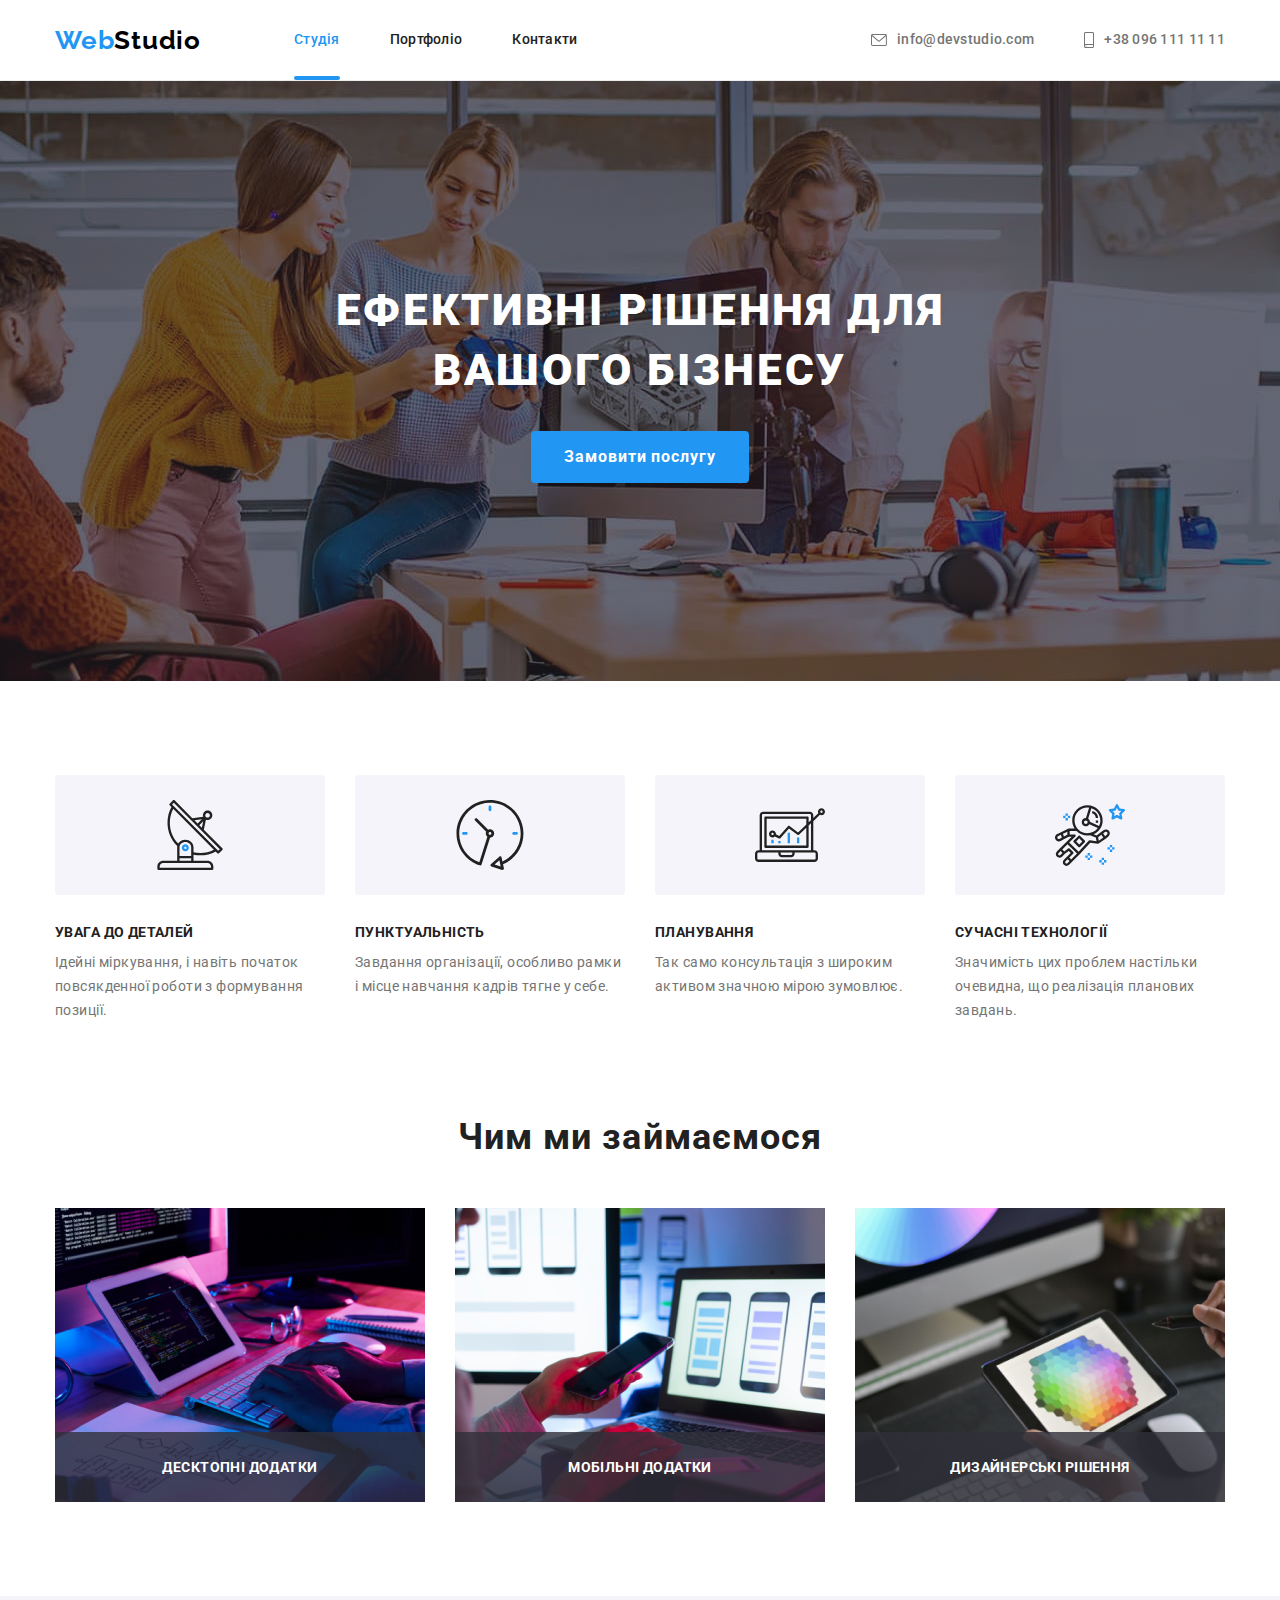
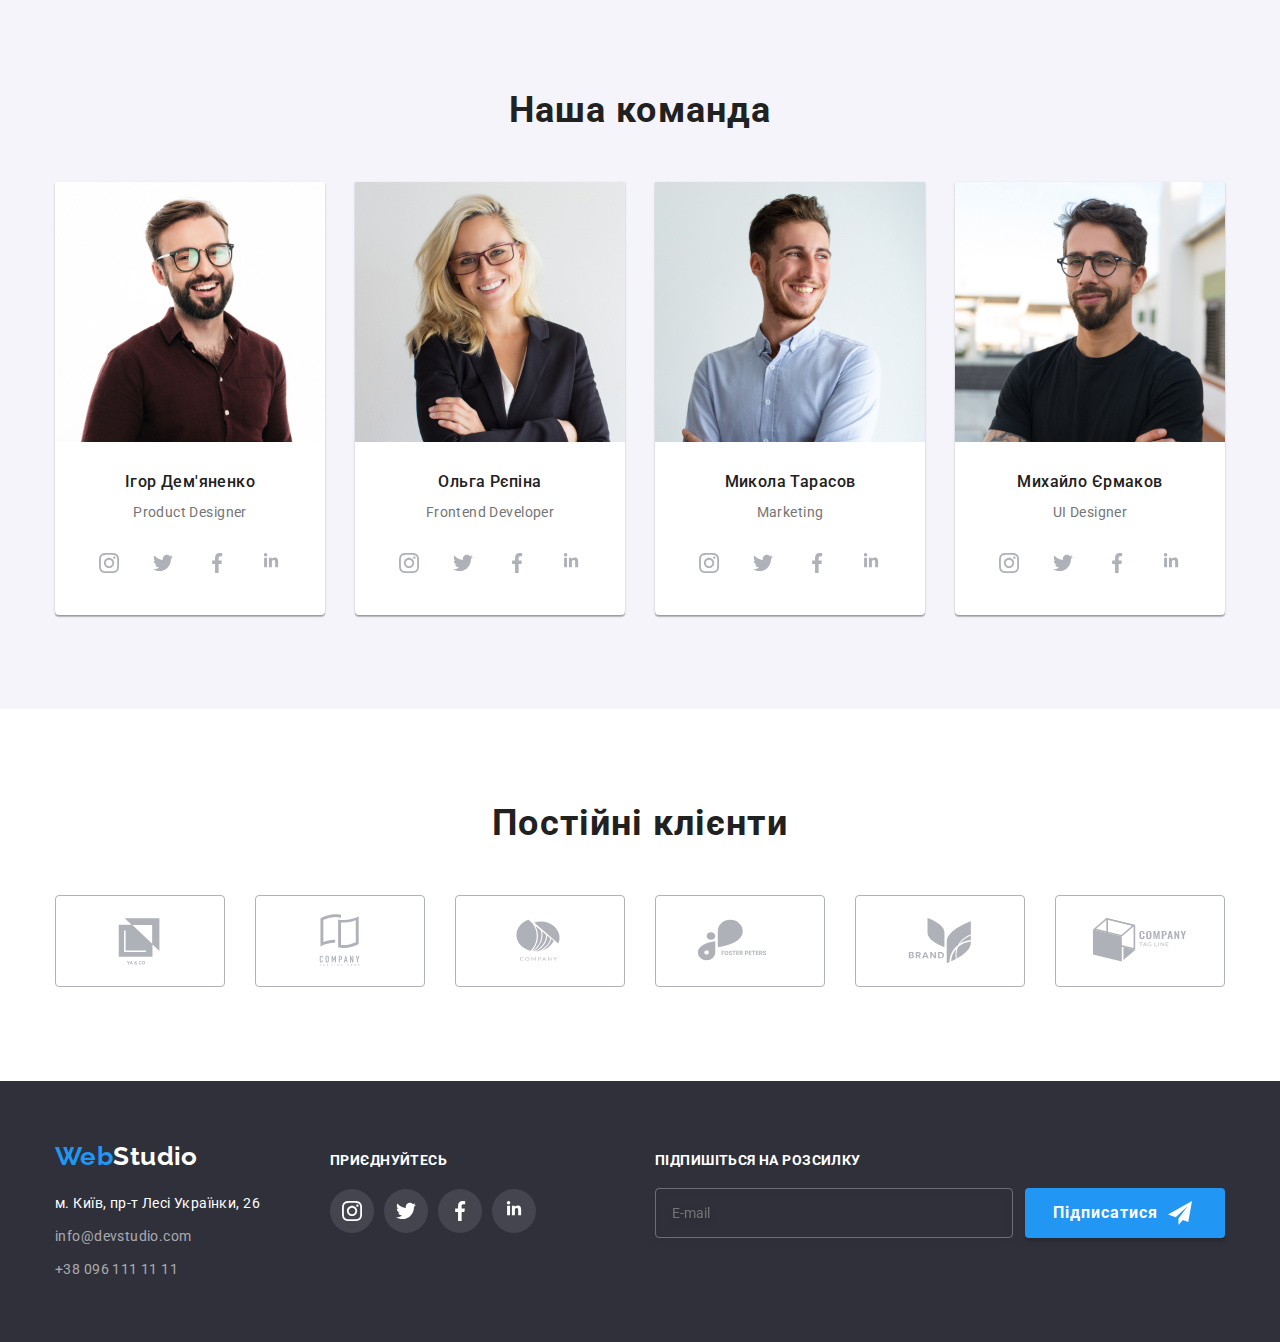
<file: index.html>
<!DOCTYPE html>
<html lang="uk">
<head>
    <meta charset="UTF-8">
    <meta http-equiv="X-UA-Compatible" content="IE=edge">
    <meta name="viewport" content="width=device-width, initial-scale=1.0">
    <title>WebStudio</title>
    <link href="https://fonts.googleapis.com/css2?family=Raleway:wght@700&family=Roboto:wght@400;500;700;900&display=swap" rel="stylesheet">
    <link rel="stylesheet" href="https://cdnjs.cloudflare.com/ajax/libs/modern-normalize/1.1.0/modern-normalize.min.css">
    <link rel="stylesheet" href="./css/main.min.css">
</head>
<body>

    <header class="header-page">
        <div class="container main-nav">
            <nav class="nav">
                <a href="./" class="logo">
                <span class="web">Web</span>Studio
                </a>
                
                <ul class="site-nav list">
                    <li class="site-nav__item">
                        <a href="./" class="site-nav__link site-nav__link--current">Студія</a>
                    </li>
                    <li class="site-nav__item">
                        <a href="./portfolio.html" class="site-nav__link">Портфоліо</a>
                    </li>
                    <li class="site-nav__item">
                        <a href="" class="site-nav__link">Контакти</a>
                    </li>
                </ul>
            </nav>

            <ul class="contacts list">
                <li class="contacts__item">
                    <a href="mailto:info@devstudio.com" class="contacts__link">
                        <svg class="contacts__icon" width="16" height="12">
                            <use href="./images/icons.svg#mail"></use>
                        </svg>info@devstudio.com</a></li>
                <li class="contacts__item"><a href="tel:+380961111111" class="contacts__link">
                    <svg class="contacts__icon" width="10" height="16">
                        <use href="./images/icons.svg#phone"></use>
                    </svg>+38 096 111 11 11</a></li>
            </ul>
            
        </div>
    </header>
    <main>
        <!--hero section-->
        <section class="hero section">
            <h1 class="hero-title">Ефективні рішення для вашого бізнесу</h1>
            <button type="button" class="button" data-modal-open>Замовити послугу</button>
            <div class="backdrop is-hidden" data-modal>
                <div class="modal">
                    <button class="close-modal" data-modal-close>
                        <svg width="11" height="11">
                        <use href="./images/icons.svg#close"></use>
                        </svg>
                    </button>
                   
                    <form class="form">
                        <p class="modal-text">Залиште свої дані, ми вам передзвонимо</p>
                        <div class="form-field">
                            <label class="form-label" for="name">Ім'я</label>
                            <input type="text" class="form-input" name="name" id="name" placeholder=" " required>
                                <svg class="form-icon" width="18" height="18">
                                    <use href="./images/icons.svg#icon-name"></use> 
                                </svg>
                        </div>
                        
                        <div class="form-field">
                            <label class="form-label" for="tel">Телефон</label>
                                <input type="tel" class="form-input" name="tel" id="tel" placeholder="099XXXXXXX" pattern="[0-9]{10}" required>
                                <svg class="form-icon" width="18" height="18">
                                    <use href="./images/icons.svg#icon-phone"></use> 
                                </svg>
                        </div>
                        <div class="form-field">
                            <label class="form-label" for="mail">Пошта</label>
                              <input type="email" class="form-input" name="mail" id="mail" placeholder=" " required>
                                <svg class="form-icon" width="18" height="18">
                                    <use href="./images/icons.svg#icon-email"></use> 
                                </svg> 
                        </div>
                        <div class="form-field">
                            <label class="form-label" for="comment">Коментар</label>
                            <textarea name="comment" rows="10" id="comment" placeholder="Введіть текст"></textarea>
                        </div>
                        <div class="form-field-check">
                            <label class="policy-label" for="check">
                                <input class="form-checkbox" type="checkbox" name="check" id="check" required>
                                <span class="icon-checked"></span>
                                Погоджуюся з розсилкою та приймаю <a href="#" class="form-link"> Умови договору</a>
                            </label>
                        </div>
                        <button type="submit" class="send">Відправити</button>                
                    </form>
                   
                </div> 
            </div>
            
        </section>
        <!-- section benefits -->
        <section class="section-benefits section">
            <div class="container">
                <h2 class="visually-hidden">Наші переваги</h2>
                <ul class="benefits list">
                    <li class="benefits__item">
                        <div class="benefits__icon">
                            <svg width="70" height="70">
                               <use href="./images/icons.svg#detail"></use> 
                            </svg>      
                        </div>
                        <h3 class="benefits__title">Увага до деталей</h3>
                        <p class="benefits__text">Ідейні міркування, і навіть початок повсякденної роботи з формування позиції.</p>
                    </li>
                    <li class="benefits__item">
                        <div class="benefits__icon">
                            <svg width="70" height="70">
                               <use href="./images/icons.svg#punctuality"></use> 
                            </svg>      
                        </div>
                        <h3 class="benefits__title">Пунктуальність</h3>
                        <p class="benefits__text">Завдання організації, особливо рамки і місце навчання кадрів тягне у себе.</p>
                    </li>
                    <li class="benefits__item">
                        <div class="benefits__icon">
                            <svg width="70" height="70">
                               <use href="./images/icons.svg#plan"></use> 
                            </svg>      
                        </div>
                        <h3 class="benefits__title">Планування</h3>
                        <p class="benefits__text">Так само консультація з широким активом значною мірою зумовлює.</p>
                    </li>
                    <li class="benefits__item">
                        <div class="benefits__icon">
                            <svg width="70" height="70">
                               <use href="./images/icons.svg#technology"></use> 
                            </svg>      
                        </div>
                        <h3 class="benefits__title">Сучасні технології</h3>
                        <p class="benefits__text">Значимість цих проблем настільки очевидна, що реалізація планових завдань.</p>
                    </li>
               </ul>
            </div>
        </section>
    
        <section class="projects section">
            <div class="container">
            <h2 class="projects-title">Чим ми займаємося</h2>
                <ul class="projects-list list">
                   <li class="projects-list__item">
                      <div class="projects-list__thumb">
                          <img class="projects-list__image" src="./images/desktop_apps.jpg" alt="Десктопні застосунки" width="370">
                          <p class="projects-list__label">десктопні додатки</p>
                      </div>
                  </li>
                   <li class="projects-list__item">
                      <div class="projects-list__thumb">
                          <img class="projects-list__image" src="./images/mobile_app.jpg" alt="Мобільні застосунки" width="370">
                          <p class="projects-list__label">мобільні додатки</p>
                      </div>
                   </li>
                   <li class="projects-list__item">
                      <div class="projects-list__thumb">
                          <img class="projects-list__image" src="./images/design.jpg" alt="Дизайнерські рішення" width="370">
                          <p class="projects-list__label">дизайнерські рішення</p>
                      </div>
                    </li>
                </ul>
            </div>
        </section>
        <!-- section team -->
        <section class="section-team section">
            <div class="container">
                <h2 class="team-title">Наша команда</h2>
                <ul class="team-list list">
                    <li class="team-list__item">
                       <img class="team-list__image" src="./images/idemyanenko.jpg" alt="Ігор Дем'яненко" width="270"> 
                       <div>
                         <h3 class="team-list__title">Ігор Дем'яненко</h3>
                         <p class="team-list__text">Product Designer</p>
                         <ul class="social-list list">
                            <li><a class="social-list__link" href="https://www.instagram.com/" target="_blank">
                                <svg width="20" height="20">
                                    <use href="./images/icons.svg#istagram"></use>
                                </svg></a>
                            </li>
                            <li><a class="social-list__link" href="https://twitter.com/" target="_blank">
                                <svg width="20" height="20">
                                    <use href="./images/icons.svg#twitter"></use>
                                </svg></a>
                            </li>
                            <li><a class="social-list__link" href="https://facebook.com/" target="_blank">
                                <svg width="20" height="20">
                                    <use href="./images/icons.svg#fb"></use>
                                </svg></a>
                            </li>
                            <li><a class="social-list__link" href="https://www.linkedin.com/" target="_blank">
                                <svg width="20" height="20">
                                    <use href="./images/icons.svg#linkedin"></use>
                                </svg></a>
                            </li>
                         </ul>
                       </div>
                    </li>
                    <li class="team-list__item">
                        <img class="team-list__image" src="./images/orepina.jpg" alt="Ольга Рєпіна" width="270"> 
                        <div>
                          <h3 class="team-list__title">Ольга Рєпіна</h3>
                          <p class="team-list__text">Frontend Developer</p>
                          <ul class="social-list list">
                             <li><a class="social-list__link" href="https://www.instagram.com/" target="_blank">
                                 <svg width="20" height="20">
                                     <use href="./images/icons.svg#istagram"></use>
                                 </svg></a>
                             </li>
                             <li><a class="social-list__link" href="https://twitter.com/" target="_blank">
                                 <svg width="20" height="20">
                                     <use href="./images/icons.svg#twitter"></use>
                                 </svg></a>
                             </li>
                             <li><a class="social-list__link" href="https://facebook.com/" target="_blank">
                                 <svg width="20" height="20">
                                     <use href="./images/icons.svg#fb"></use>
                                 </svg></a>
                             </li>
                             <li><a class="social-list__link" href="https://www.linkedin.com/" target="_blank">
                                 <svg width="20" height="20">
                                     <use href="./images/icons.svg#linkedin"></use>
                                 </svg></a>
                             </li>
                          </ul>
                        </div>
                     </li>
                     <li class="team-list__item">
                        <img class="team-list__image" src="./images/mtarasov.jpg" alt="Микола Тарасов" width="270"> 
                        <div>
                          <h3 class="team-list__title">Микола Тарасов</h3>
                          <p class="team-list__text">Marketing</p>
                          <ul class="social-list list">
                             <li><a class="social-list__link" href="https://www.instagram.com/" target="_blank">
                                 <svg width="20" height="20">
                                     <use href="./images/icons.svg#istagram"></use>
                                 </svg></a>
                             </li>
                             <li><a class="social-list__link" href="https://twitter.com/" target="_blank">
                                 <svg width="20" height="20">
                                     <use href="./images/icons.svg#twitter"></use>
                                 </svg></a>
                             </li>
                             <li><a class="social-list__link" href="https://facebook.com/" target="_blank">
                                 <svg width="20" height="20">
                                     <use href="./images/icons.svg#fb"></use>
                                 </svg></a>
                             </li>
                             <li><a class="social-list__link" href="https://www.linkedin.com/" target="_blank">
                                 <svg width="20" height="20">
                                     <use href="./images/icons.svg#linkedin"></use>
                                 </svg></a>
                             </li>
                          </ul>
                        </div>
                     </li>
                     <li class="team-list__item">
                        <img class="team-list__image" src="./images/mermakov.jpg" alt="Михайло Єрмаков" width="270"> 
                        <div>
                          <h3 class="team-list__title">Михайло Єрмаков</h3>
                          <p class="team-list__text">UI Designer</p>
                          <ul class="social-list list">
                             <li><a class="social-list__link" href="https://www.instagram.com/" target="_blank">
                                 <svg width="20" height="20">
                                     <use href="./images/icons.svg#istagram"></use>
                                 </svg></a>
                             </li>
                             <li><a class="social-list__link" href="https://twitter.com/" target="_blank">
                                 <svg width="20" height="20">
                                     <use href="./images/icons.svg#twitter"></use>
                                 </svg></a>
                             </li>
                             <li><a class="social-list__link" href="https://facebook.com/" target="_blank">
                                 <svg width="20" height="20">
                                     <use href="./images/icons.svg#fb"></use>
                                 </svg></a>
                             </li>
                             <li><a class="social-list__link" href="https://www.linkedin.com/" target="_blank">
                                 <svg width="20" height="20">
                                     <use href="./images/icons.svg#linkedin"></use>
                                 </svg></a>
                             </li>
                          </ul>
                        </div>
                     </li>
                </ul>
            </div>
        </section>
        <!-- section company -->
        <section class="section">
            <div class="container">
                <h2 class="company-title">Постійні клієнти</h2>
                <ul class="company-list list">
                    <li class="company-list__item">
                        <a class="company-list__icon" href="#" target="_blank">
                            <svg width="106" height="60">
                               <use href="./images/icons.svg#company1"></use> 
                            </svg>      
                        </a>
                    </li>
                    <li class="company-list__item">
                        <a class="company-list__icon" href="#" target="_blank">
                            <svg width="106" height="60">
                               <use href="./images/icons.svg#company2"></use> 
                            </svg>      
                        </a>
                    </li>
                    <li class="company-list__item">
                        <a class="company-list__icon" href="#" target="_blank">
                            <svg width="106" height="60">
                               <use href="./images/icons.svg#company3"></use> 
                            </svg>      
                        </a>
                    </li>
                    <li class="company-list__item">
                        <a class="company-list__icon" href="#" target="_blank">
                            <svg width="106" height="60">
                               <use href="./images/icons.svg#company4"></use> 
                            </svg>      
                        </a>
                    </li>
                    <li class="company-list__item">
                        <a class="company-list__icon" href="#" target="_blank">
                            <svg width="106" height="60">
                               <use href="./images/icons.svg#company5"></use> 
                            </svg>      
                        </a>
                    </li>
                    <li class="company-list__item">
                        <a class="company-list__icon" href="#" target="_blank">
                            <svg width="106" height="60">
                               <use href="./images/icons.svg#company6"></use> 
                            </svg>      
                        </a>
                    </li>
                </ul>
            </div>
        </section>  
    </main>
    <!-- footer -->
    <footer>
        <div class="container">
            <div>
                <a href="./" class="footer-logo">
                    <span class="web">Web</span>Studio
                </a>
                <address>
                    <ul class="footer-contacts-list list">
                        <li class="footer-contacts-list__item"><a href="https://goo.gl/maps/tggjApmWAnpTQcUi7" target="_blank" class="footer-contacts-list__address">м. Київ, пр-т Лесі Українки, 26</a></li>
                        <li class="footer-contacts-list__item"><a href="mailto:info@devstudio.com" class="footer-contacts-list__link">info@devstudio.com</a></li>
                        <li class="footer-contacts-list__item"><a href="tel:+380961111111" class="footer-contacts-list__link">+38 096 111 11 11</a></li>
                    </ul>
                </address>
            </div>
            <div class="footer-join-container">
                <p class="footer-join-container_text">Приєднуйтесь</p>
                <ul class="footer-join-list list">
                    <li><a class="footer-join-list__link" href="https://www.instagram.com/" target="_blank">
                        <svg class="soshial-icon" width="20" height="20">
                            <use href="./images/icons.svg#istagram"></use>
                        </svg></a>
                    </li>
                    <li><a class="footer-join-list__link" href="https://twitter.com/" target="_blank">
                        <svg class="soshial-icon" width="20" height="20">
                            <use href="./images/icons.svg#twitter"></use>
                        </svg></a>
                    </li>
                    <li><a class="footer-join-list__link" href="https://facebook.com/" target="_blank">
                        <svg class="soshial-icon" width="20" height="20">
                            <use href="./images/icons.svg#fb"></use>
                        </svg></a>
                    </li>
                    <li><a class="footer-join-list__link" href="https://www.linkedin.com/" target="_blank">
                        <svg class="soshial-icon" width="20" height="20">
                            <use href="./images/icons.svg#linkedin"></use>
                        </svg></a>
                    </li>
                 </ul>
            </div>
            <div class="footer-subscription">
                <p class="footer-subscription__text">підпишіться на розсилку</p>
                <form class="footer-subscription__form" autocomplete="off">
                   
                    <label for="email">
                        <input type="email" class="footer-subscription__input" name="mail" id="email" placeholder="E-mail" required>
                    </label>
                        
                    <button type="submit" class="footer-subscription__btn">Підписатися
                        <svg class="footer-subscription__icon" width="24" height="24">
                            <use href="./images/icons.svg#icon-send"></use>
                        </svg>
                    </button>
                </form>
            </div>
        </div>
    </footer>
    <script src="./js/modal.js"></script>
</body>
</html>
</file>
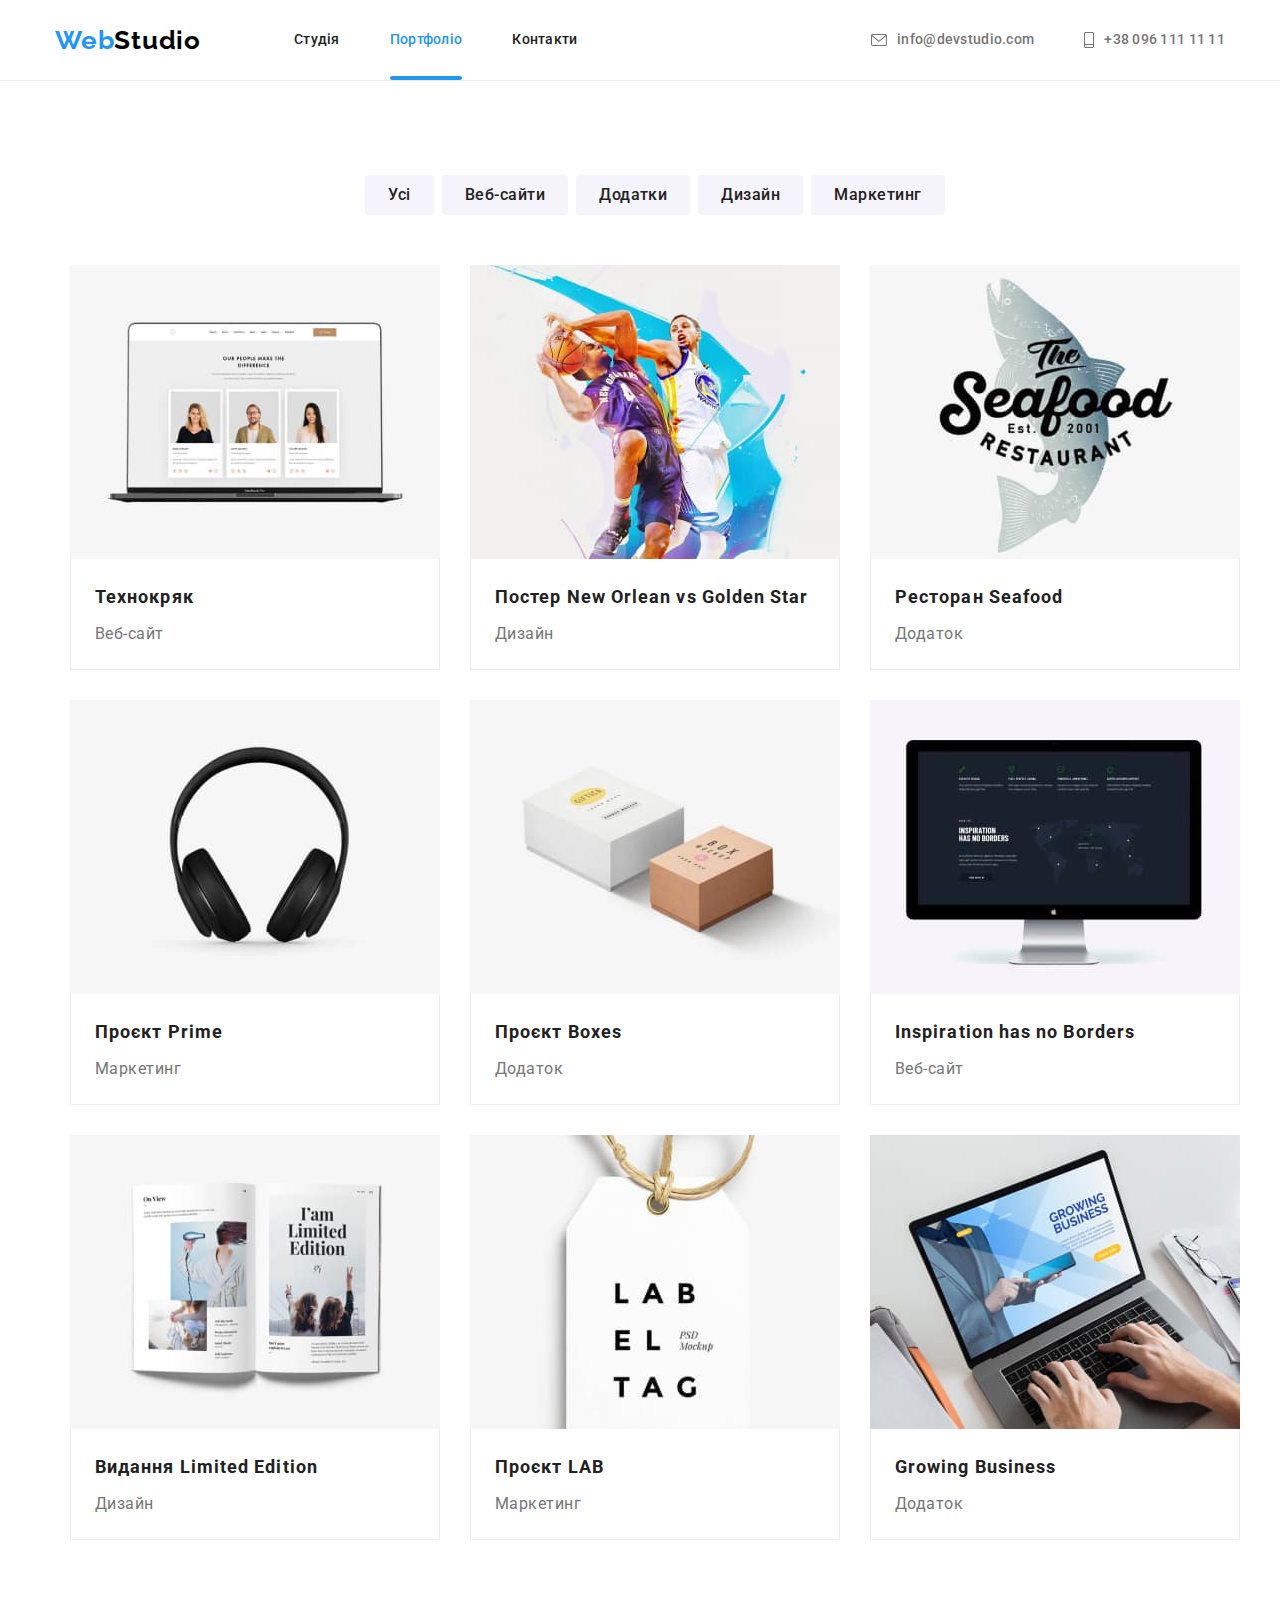
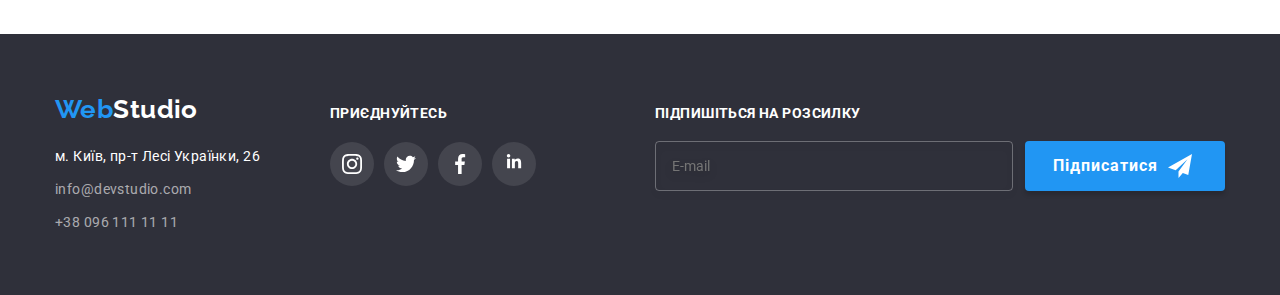
<file: portfolio.html>
<!DOCTYPE html>
<html lang="uk">
  <head>
    <meta charset="UTF-8">
    <meta http-equiv="X-UA-Compatible" content="IE=edge">
    <meta name="viewport" content="width=device-width, initial-scale=1.0">
    <title>WebStudio</title>
    <link href="https://fonts.googleapis.com/css2?family=Raleway:wght@700&family=Roboto:wght@400;500;700;900&display=swap" rel="stylesheet">
    <link rel="stylesheet" href="https://cdnjs.cloudflare.com/ajax/libs/modern-normalize/1.1.0/modern-normalize.min.css">
    <link rel="stylesheet" href="./css/main.min.css">
</head>
<body>
  <header class="header-page">
    <div class="container main-nav">
        <nav class="nav">
            <a href="./" class="logo">
            <span class="web">Web</span>Studio
            </a>
            
            <ul class="site-nav list">
                <li class="site-nav__item">
                    <a href="./" class="site-nav__link">Студія</a>
                </li>
                <li class="site-nav__item">
                    <a href="./portfolio.html" class="site-nav__link site-nav__link--current">Портфоліо</a>
                </li>
                <li class="site-nav__item">
                    <a href="" class="site-nav__link">Контакти</a>
                </li>
            </ul>
        </nav>

        <ul class="contacts list">
            <li class="contacts__item">
                <a href="mailto:info@devstudio.com" class="contacts__link">
                    <svg class="contacts__icon" width="16" height="12">
                        <use href="./images/icons.svg#mail"></use>
                    </svg>info@devstudio.com</a></li>
            <li class="contacts__item"><a href="tel:+380961111111" class="contacts__link">
                <svg class="contacts__icon" width="10" height="16">
                    <use href="./images/icons.svg#phone"></use>
                </svg>+38 096 111 11 11</a></li>
        </ul>
        
    </div>
</header>
    <main>
      <section class="section">
        <div class="container">
        <h1  class="visually-hidden">Наші роботи</h1>
        <div class="container button-box">
          <ul class="button-filter-list list">
            <li class="button-filter-list__item"><button type="button" class="button-filter-list__item__btn-primary">Усі</button></li>
            <li class="button-filter-list__item"><button type="button" class="button-filter-list__item__btn-primary">Веб-сайти</button></li>
            <li class="button-filter-list__item"><button type="button" class="button-filter-list__item__btn-primary">Додатки</button></li>
            <li class="button-filter-list__item"><button type="button" class="button-filter-list__item__btn-primary">Дизайн</button></li>
            <li class="button-filter-list__item"><button type="button" class="button-filter-list__item__btn-primary">Маркетинг</button></li>
          </ul>
        </div> 
        <div class="container">
          <ul class="prodacts list">
            <li class="prodacts-item">
              <a href="#" class="prodacts-item__link">
                <div class="prodacts-item-thumb">
                  <img class="prodacts-item__image" src="./images/website_tehno.jpg" alt="Технокрякv" width="370">
                  <p class="prodacts-item-thumb__text">Ресурс пропонує комплексні пропозиції з різним рівнем функціоналу та сервісів. 
                    Все це дозволить відвідувачу отримати вичерпні відомості про компанію чи приватну особу.
                  </p>
                </div>
              <div class="prodacts-item-description">
                <h2 class="prodacts-item-description__title">Технокряк</h2>
                <p class="prodacts-item-description__text">Веб-сайт</p>
              </div>
              </a>
            </li>
            <li class="prodacts-item">
              <a href="#" class="prodacts-item__link">
                <div class="prodacts-item-thumb">
                  <img class="prodacts-item__image" src="./images/post_neworlean.jpg" alt="Постер New Orlean" width="370">
                  <p class="prodacts-item-thumb__text">Ресурс пропонує комплексні пропозиції з різним рівнем функціоналу та сервісів. 
                    Все це дозволить відвідувачу отримати вичерпні відомості про компанію чи приватну особу.
                  </p>
                </div>
              <div class="prodacts-item-description">
                <h2 class="prodacts-item-description__title">Постер New Orlean vs Golden Star</h2>
                <p class="prodacts-item-description__text">Дизайн</p>
              </div>
              </a>
            </li>
            <li class="prodacts-item">
              <a href="#" class="prodacts-item__link">
                <div class="prodacts-item-thumb">
                 <img class="prodacts-item__image" src="./images/restourant.jpg" alt="Ресторан Seafood" width="370">
                  <p class="prodacts-item-thumb__text">Ресурс пропонує комплексні пропозиції з різним рівнем функціоналу та сервісів. 
                    Все це дозволить відвідувачу отримати вичерпні відомості про компанію чи приватну особу.
                  </p>
                </div>
              <div class="prodacts-item-description">
                <h2 class="prodacts-item-description__title">Ресторан Seafood</h2>
                <p class="prodacts-item-description__text">Додаток</p>
              </div>
              </a>
            </li>
            <li class="prodacts-item">
              <a href="#" class="prodacts-item__link">
                <div class="prodacts-item-thumb">
                  <img class="prodacts-item__image" src="./images/proj_prime.jpg" alt="Проєкт Prime" width="370">
                  <p class="prodacts-item-thumb__text">Ресурс пропонує комплексні пропозиції з різним рівнем функціоналу та сервісів. 
                    Все це дозволить відвідувачу отримати вичерпні відомості про компанію чи приватну особу.
                  </p>
                </div>
              <div class="prodacts-item-description">
                <h2 class="prodacts-item-description__title">Проєкт Prime</h2>
                <p class="prodacts-item-description__text">Маркетинг</p>
              </div>
              </a>
            </li>
            <li class="prodacts-item">
              <a href="#" class="prodacts-item__link">
                <div class="prodacts-item-thumb">
                  <img class="prodacts-item__image" src="./images/proj_boxed.jpg" alt="Проєкт Boxes" width="370">
                  <p class="prodacts-item-thumb__text">Ресурс пропонує комплексні пропозиції з різним рівнем функціоналу та сервісів. 
                    Все це дозволить відвідувачу отримати вичерпні відомості про компанію чи приватну особу.
                  </p>
                </div>
              <div class="prodacts-item-description">
                <h2 class="prodacts-item-description__title">Проєкт Boxes</h2>
                <p class="prodacts-item-description__text">Додаток</p>
              </div>
              </a>
            </li>
            <li class="prodacts-item">
              <a href="#" class="prodacts-item__link">
                <div class="prodacts-item-thumb">
                 <img class="prodacts-item__image" src="./images/inspiration.jpg" alt="Веб-сайт" width="370">
                  <p class="prodacts-item-thumb__text">Ресурс пропонує комплексні пропозиції з різним рівнем функціоналу та сервісів. 
                    Все це дозволить відвідувачу отримати вичерпні відомості про компанію чи приватну особу.
                  </p>
                </div>
             <div class="prodacts-item-description">
                <h2 class="prodacts-item-description__title">Inspiration has no Borders</h2>
                <p class="prodacts-item-description__text">Веб-сайт</p>
              </div>
              </a>
            </li>
            <li class="prodacts-item">
              <a href="#" class="prodacts-item__link">
                <div class="prodacts-item-thumb">
                 <img class="prodacts-item__image" src="./images/diz_limedit.jpg" alt="Дизайн" width="370">
                 <p class="prodacts-item-thumb__text">Ресурс пропонує комплексні пропозиції з різним рівнем функціоналу та сервісів. 
                    Все це дозволить відвідувачу отримати вичерпні відомості про компанію чи приватну особу.
                  </p>
                </div>
              <div class="prodacts-item-description">
                <h2 class="prodacts-item-description__title">Видання Limited Edition</h2>
                <p class="prodacts-item-description__text">Дизайн</p>
              </div>
              </a>
            </li>
            <li class="prodacts-item">
              <a href="#" class="prodacts-item__link">
                <div class="prodacts-item-thumb">
                  <img class="prodacts-item__image" src="./images/proj_labor.jpg" alt="Проєкт LAB" width="370">
                  <p class="prodacts-item-thumb__text">Ресурс пропонує комплексні пропозиції з різним рівнем функціоналу та сервісів. 
                    Все це дозволить відвідувачу отримати вичерпні відомості про компанію чи приватну особу.
                  </p>
                </div>
              <div class="prodacts-item-description">
                <h2 class="prodacts-item-description__title">Проєкт LAB</h2>
                <p class="prodacts-item-description__text">Маркетинг</p>
              </div>
              </a>
            </li>
            <li class="prodacts-item">
              <a href="#" class="prodacts-item__link">
                <div class="prodacts-item-thumb">
                 <img class="prodacts-item__image" src="./images/growing.jpg" alt="Додаток" width="370">
                  <p class="prodacts-item-thumb__text">Ресурс пропонує комплексні пропозиції з різним рівнем функціоналу та сервісів. 
                    Все це дозволить відвідувачу отримати вичерпні відомості про компанію чи приватну особу.
                  </p>
                </div>
              <div class="prodacts-item-description">
                <h2 class="prodacts-item-description__title">Growing Business</h2>
                <p class="prodacts-item-description__text">Додаток</p>
              </div>
              </a>
            </li>
          </ul>
          </div>
        </div>
      </section>
    </main>
        <!-- footer -->
        <footer>
          <div class="container">
              <div>
                  <a href="./" class="footer-logo">
                      <span class="web">Web</span>Studio
                  </a>
                  <address>
                      <ul class="footer-contacts-list list">
                          <li class="footer-contacts-list__item"><a href="https://goo.gl/maps/tggjApmWAnpTQcUi7" target="_blank" class="footer-contacts-list__address">м. Київ, пр-т Лесі Українки, 26</a></li>
                          <li class="footer-contacts-list__item"><a href="mailto:info@devstudio.com" class="footer-contacts-list__link">info@devstudio.com</a></li>
                          <li class="footer-contacts-list__item"><a href="tel:+380961111111" class="footer-contacts-list__link">+38 096 111 11 11</a></li>
                      </ul>
                  </address>
              </div>
              <div class="footer-join-container">
                  <p class="footer-join-container_text">Приєднуйтесь</p>
                  <ul class="footer-join-list list">
                      <li><a class="footer-join-list__link" href="https://www.instagram.com/" target="_blank">
                          <svg class="soshial-icon" width="20" height="20">
                              <use href="./images/icons.svg#istagram"></use>
                          </svg></a>
                      </li>
                      <li><a class="footer-join-list__link" href="https://twitter.com/" target="_blank">
                          <svg class="soshial-icon" width="20" height="20">
                              <use href="./images/icons.svg#twitter"></use>
                          </svg></a>
                      </li>
                      <li><a class="footer-join-list__link" href="https://facebook.com/" target="_blank">
                          <svg class="soshial-icon" width="20" height="20">
                              <use href="./images/icons.svg#fb"></use>
                          </svg></a>
                      </li>
                      <li><a class="footer-join-list__link" href="https://www.linkedin.com/" target="_blank">
                          <svg class="soshial-icon" width="20" height="20">
                              <use href="./images/icons.svg#linkedin"></use>
                          </svg></a>
                      </li>
                   </ul>
              </div>
              <div class="footer-subscription">
                  <p class="footer-subscription__text">підпишіться на розсилку</p>
                  <form class="footer-subscription__form" autocomplete="off">
                     
                      <label for="email">
                          <input type="email" class="footer-subscription__input" name="mail" id="email" placeholder="E-mail" required>
                      </label>
                          
                      <button type="submit" class="footer-subscription__btn">Підписатися
                          <svg class="footer-subscription__icon" width="24" height="24">
                              <use href="./images/icons.svg#icon-send"></use>
                          </svg>
                      </button>
                  </form>
              </div>
          </div>
      </footer>
</body>
</html>
</file>
<file: css/main.min.css>
/*! modern-normalize v1.1.0 | MIT License | https://github.com/sindresorhus/modern-normalize */*,::before,::after{-webkit-box-sizing:border-box;box-sizing:border-box}html{-moz-tab-size:4;-o-tab-size:4;tab-size:4}html{line-height:1.15;-webkit-text-size-adjust:100%}body{margin:0}body{font-family:system-ui,-apple-system,"Segoe UI",Roboto,Helvetica,Arial,sans-serif,"Apple Color Emoji","Segoe UI Emoji"}hr{height:0;color:inherit}abbr[title]{-webkit-text-decoration:underline dotted;text-decoration:underline dotted}b,strong{font-weight:bolder}code,kbd,samp,pre{font-family:ui-monospace,SFMono-Regular,Consolas,"Liberation Mono",Menlo,monospace;font-size:1em}small{font-size:80%}sub,sup{font-size:75%;line-height:0;position:relative;vertical-align:baseline}sub{bottom:-0.25em}sup{top:-0.5em}table{text-indent:0;border-color:inherit}button,input,optgroup,select,textarea{font-family:inherit;font-size:100%;line-height:1.15;margin:0}button,select{text-transform:none}button,[type=button],[type=reset],[type=submit]{-webkit-appearance:button}::-moz-focus-inner{border-style:none;padding:0}:-moz-focusring{outline:1px dotted ButtonText}:-moz-ui-invalid{box-shadow:none}legend{padding:0}progress{vertical-align:baseline}::-webkit-inner-spin-button,::-webkit-outer-spin-button{height:auto}[type=search]{-webkit-appearance:textfield;outline-offset:-2px}::-webkit-search-decoration{-webkit-appearance:none}::-webkit-file-upload-button{-webkit-appearance:button;font:inherit}summary{display:list-item}h1,h2,h3,h4,h5,h6,p{margin:0}body{background-color:#fff;color:#212121;font-family:"Roboto",sans-serif;font-size:14px;line-height:1.71;letter-spacing:.03em}.list{list-style:none;padding:0;margin:0}.container{width:1200px;padding-left:15px;padding-right:15px;margin:0 auto}.section{padding-top:94px;padding-bottom:94px}.visually-hidden{position:absolute;width:1px;height:1px;margin:-1px;border:0;padding:0;white-space:nowrap;-webkit-clip-path:inset(100%);clip-path:inset(100%);clip:rect(0 0 0 0);overflow:hidden}.web{color:#2196f3}.logo{color:#000;font-family:"Raleway",sans-serif;font-weight:700;font-size:26px;line-height:1.19;letter-spacing:.03em;text-decoration:none;margin-right:93px}.header-page{border-bottom:1px solid #ececec}.nav{display:-webkit-box;display:-ms-flexbox;display:flex;-webkit-box-align:center;-ms-flex-align:center;align-items:center}.main-nav{display:-webkit-box;display:-ms-flexbox;display:flex;-webkit-box-align:center;-ms-flex-align:center;align-items:center}.site-nav{display:-webkit-box;display:-ms-flexbox;display:flex}.site-nav__item:not(:last-child){margin-right:50px}.site-nav__link{display:block;color:#212121;padding-top:32px;padding-bottom:32px;line-height:1.14;letter-spacing:.02em;text-decoration:none;-webkit-transition:color 250ms cubic-bezier(0.4, 0, 0.2, 1),fill 250ms cubic-bezier(0.4, 0, 0.2, 1);transition:color 250ms cubic-bezier(0.4, 0, 0.2, 1),fill 250ms cubic-bezier(0.4, 0, 0.2, 1)}.site-nav__link:hover,.site-nav__link:focus{color:#2196f3;fill:#2196f3}.site-nav__link--current{position:relative;display:block;color:#2196f3}.site-nav__link--current::after{content:"";position:absolute;display:block;width:100%;height:4px;bottom:0;background:#2196f3;border-radius:2px}.site-nav,.contacts{font-weight:500;font-size:14px;line-height:1.14;letter-spacing:.02em}.contacts{display:-webkit-box;display:-ms-flexbox;display:flex;margin-left:auto;-webkit-box-align:center;-ms-flex-align:center;align-items:center;fill:#757575}.contacts__item+.contacts__item{margin-left:50px}.contacts__link{display:-webkit-box;display:-ms-flexbox;display:flex;color:#757575;text-decoration:none;-webkit-box-align:center;-ms-flex-align:center;align-items:center;-webkit-transition:color 250ms cubic-bezier(0.4, 0, 0.2, 1),fill 250ms cubic-bezier(0.4, 0, 0.2, 1);transition:color 250ms cubic-bezier(0.4, 0, 0.2, 1),fill 250ms cubic-bezier(0.4, 0, 0.2, 1)}.contacts__link:hover,.contacts__link:focus{color:#2196f3;fill:#2196f3}.contacts__icon{margin-right:10px}.hero{max-width:1600px;height:600px;margin-right:auto;margin-left:auto;background-image:-webkit-gradient(linear, left top, right top, from(rgba(47, 48, 58, 0.4)), to(rgba(47, 48, 58, 0.4))),url(../images/hero_bg.jpg);background-image:linear-gradient(to right, rgba(47, 48, 58, 0.4), rgba(47, 48, 58, 0.4)),url(../images/hero_bg.jpg);background-repeat:no-repeat;background-position:center;background-size:cover;text-align:center;padding-top:200px;padding-bottom:200px}.hero-title{max-width:696px;margin:0;margin-right:auto;margin-left:auto;color:#fff;font-weight:900;font-size:44px;line-height:1.36;letter-spacing:.06em;text-transform:uppercase}.button{margin-top:30px;display:inline-block;border-radius:4px;padding:10px 32px;min-width:216px;border:1px solid rgba(0,0,0,0);color:#fff;background-color:#2196f3;font-family:"Roboto",sans-serif;font-weight:700;font-size:16px;line-height:1.87;letter-spacing:.06em;text-align:center}.backdrop{position:fixed;top:0;left:0;width:100%;height:100%;background-color:rgba(0,0,0,.2);opacity:1;-webkit-transition:opacity 250ms cubic-bezier(0.4, 0, 0.2, 1),visibility 250ms cubic-bezier(0.4, 0, 0.2, 1);transition:opacity 250ms cubic-bezier(0.4, 0, 0.2, 1),visibility 250ms cubic-bezier(0.4, 0, 0.2, 1)}.backdrop.is-hidden{opacity:0;pointer-events:none;visibility:hidden}.no-scroll{overflow:hidden}.backdrop.is-hidden .modal{-webkit-transform:translate(-50%, -50%) scale(0.9);transform:translate(-50%, -50%) scale(0.9)}.modal{position:absolute;top:50%;left:50%;-webkit-transform:translate(-50%, -50%) scale(1);transform:translate(-50%, -50%) scale(1);-webkit-transition:-webkit-transform 250ms cubic-bezier(0.4, 0, 0.2, 1);transition:-webkit-transform 250ms cubic-bezier(0.4, 0, 0.2, 1);transition:transform 250ms cubic-bezier(0.4, 0, 0.2, 1);transition:transform 250ms cubic-bezier(0.4, 0, 0.2, 1), -webkit-transform 250ms cubic-bezier(0.4, 0, 0.2, 1);min-width:528px;min-height:581px;background-color:#fff;-webkit-box-shadow:0px 1px 3px rgba(0,0,0,.12),0px 1px 1px rgba(0,0,0,.14),0px 2px 1px rgba(0,0,0,.2);box-shadow:0px 1px 3px rgba(0,0,0,.12),0px 1px 1px rgba(0,0,0,.14),0px 2px 1px rgba(0,0,0,.2);border-radius:4px}.close-modal{position:absolute;width:30px;height:30px;top:9px;right:8px;border-radius:50%;background:#fff;border:1px solid rgba(0,0,0,.1);cursor:pointer;-webkit-transition-duration:250ms;transition-duration:250ms;-webkit-transition:background-color 250ms cubic-bezier(0.4, 0, 0.2, 1),fill 250ms cubic-bezier(0.4, 0, 0.2, 1);transition:background-color 250ms cubic-bezier(0.4, 0, 0.2, 1),fill 250ms cubic-bezier(0.4, 0, 0.2, 1)}.close-modal:hover{background-color:#2196f3;fill:#fff}.form{width:528px;margin-left:auto;margin-right:auto;padding:40px}.modal-text{font-weight:700;font-size:20px;line-height:1.15;text-align:center;margin-bottom:12px}.form-field{position:relative;display:-webkit-box;display:-ms-flexbox;display:flex;-webkit-box-orient:vertical;-webkit-box-direction:normal;-ms-flex-direction:column;flex-direction:column;margin-bottom:10px;text-align:left}.form-label,.comment-label{font-size:12px;line-height:1.17;letter-spacing:.01em;color:#757575;margin-bottom:4px}.form-input{width:100%;margin:0;padding:11px 42px;border:1px solid rgba(33,33,33,.2);border-radius:4px;-webkit-transition:border-color 250ms cubic-bezier(0.4, 0, 0.2, 1);transition:border-color 250ms cubic-bezier(0.4, 0, 0.2, 1)}.form-input:hover,.form-input:focus{outline:none;border-color:#2196f3}.form-icon{position:absolute;top:50%;left:15px;display:inline-block;-webkit-transition:fill 250ms cubic-bezier(0.4, 0, 0.2, 1);transition:fill 250ms cubic-bezier(0.4, 0, 0.2, 1)}.form-input:hover~.form-icon,.form-input:focus~.form-icon{fill:#2196f3}textarea{resize:none;border:1px solid rgba(33,33,33,.2);border-radius:4px;padding:12px 16px;font-size:12px;line-height:1.17;letter-spacing:.01em;height:120px;-webkit-transition:border-color 250ms cubic-bezier(0.4, 0, 0.2, 1);transition:border-color 250ms cubic-bezier(0.4, 0, 0.2, 1)}textarea:hover,textarea:focus{outline:none;border-color:#2196f3}.comment::-webkit-input-placeholder{font-size:12px;line-height:1.17;letter-spacing:.01em;color:rgba(117,117,117,.5)}.comment::-moz-placeholder{font-size:12px;line-height:1.17;letter-spacing:.01em;color:rgba(117,117,117,.5)}.comment:-ms-input-placeholder{font-size:12px;line-height:1.17;letter-spacing:.01em;color:rgba(117,117,117,.5)}.comment::-ms-input-placeholder{font-size:12px;line-height:1.17;letter-spacing:.01em;color:rgba(117,117,117,.5)}.comment::placeholder{font-size:12px;line-height:1.17;letter-spacing:.01em;color:rgba(117,117,117,.5)}.form-field-check{margin-bottom:30px;margin-top:20px}.icon-checked{display:inline-block;width:16px;height:15px;border:2px solid #212121;border-radius:2px;margin-right:7px}.form-checkbox{position:absolute;width:1px;height:1px;margin:-1px;padding:0;overflow:hidden;border:0;clip:rect(0 0 0 0)}.form-checkbox:checked+.icon-checked{background-image:url(../images/check.svg);background-position:center;background-repeat:no-repeat;background-color:#2196f3;background-origin:border-box;border-color:#2196f3}.form-label{display:-webkit-box;display:-ms-flexbox;display:flex;-webkit-box-align:center;-ms-flex-align:center;align-items:center;font-weight:400;font-size:12px;line-height:1.17;letter-spacing:.01em;color:#757575}.policy-label{color:#757575;-webkit-box-align:center;-ms-flex-align:center;align-items:center;display:-webkit-box;display:-ms-flexbox;display:flex;-webkit-box-pack:center;-ms-flex-pack:center;justify-content:center}.form-link{-webkit-text-decoration-line:underline;text-decoration-line:underline;color:#2196f3;margin-left:4px}.send{padding:10px 56px;border:none;border-radius:4px;text-align:center;text-decoration:none;font-weight:700;font-size:16px;line-height:1.87;letter-spacing:.06em;cursor:pointer;background-color:#2196f3;-webkit-box-shadow:0px 4px 4px rgba(0,0,0,.15);box-shadow:0px 4px 4px rgba(0,0,0,.15);color:#fff;-webkit-transition:background-color 250ms cubic-bezier(0.4, 0, 0.2, 1);transition:background-color 250ms cubic-bezier(0.4, 0, 0.2, 1)}.send:hover,.send:focus{background-color:#188ce8}.benefits,.projects-list{display:-webkit-box;display:-ms-flexbox;display:flex}.benefits__icon{width:270px;height:120px;background:#f5f4fa;border-radius:4px;-webkit-box-pack:center;-ms-flex-pack:center;justify-content:center;margin-bottom:30px;display:-webkit-box;display:-ms-flexbox;display:flex;-webkit-box-align:center;-ms-flex-align:center;align-items:center}.benefits__item{width:calc((100% - 60px)/4);margin-right:30px}.benefits__item:nth-child(4n){margin-right:0}.benefits__title{margin-top:0;margin-bottom:10px;font-weight:700;font-size:14px;line-height:1.14;letter-spacing:.03em;text-transform:uppercase}.benefits__text{color:#757575;padding:0;margin:0}.benefits{margin-top:0;margin-bottom:0}.projects{padding-top:0}.projects-title{margin-top:0;margin-bottom:50px;font-weight:700;font-size:36px;line-height:1.16;text-align:center;letter-spacing:.03em}.projects-list__item{width:calc((100% - 60px)/3);margin-right:30px}.projects-list__item:nth-child(3n){margin-right:0}.projects-list__image{display:block}.projects-list__thumb{position:relative}.projects-list__label{position:absolute;display:-webkit-box;display:-ms-flexbox;display:flex;bottom:0;-webkit-box-align:center;-ms-flex-align:center;align-items:center;-webkit-box-pack:center;-ms-flex-pack:center;justify-content:center;width:370px;height:70px;color:#fff;text-transform:uppercase;font-weight:700;letter-spacing:.03em;font-size:14px;line-height:16px;background:rgba(47,48,58,.8)}.section-team{background-color:#f5f4fa}.team-title{margin-top:0;margin-bottom:50px;font-weight:700;font-size:36px;line-height:1.16;text-align:center;letter-spacing:.03em}.team-list{display:-webkit-box;display:-ms-flexbox;display:flex}.team-list__title{margin-top:30px;margin-bottom:10px;font-weight:500;font-size:16px;line-height:1.19}.team-list__text{margin-top:0;margin-bottom:16px;color:#757575}.team-list__image{display:block}.social-list{display:-webkit-box;display:-ms-flexbox;display:flex;-webkit-box-pack:center;-ms-flex-pack:center;justify-content:center;gap:10px;margin-bottom:30px}.social-list__link{display:-webkit-box;display:-ms-flexbox;display:flex;width:44px;height:44px;-webkit-box-align:center;-ms-flex-align:center;align-items:center;text-decoration:none;-webkit-box-pack:center;-ms-flex-pack:center;justify-content:center;fill:#afb1b8;border-radius:50%;-webkit-transition:background-color 250ms cubic-bezier(0.4, 0, 0.2, 1),fill 250ms cubic-bezier(0.4, 0, 0.2, 1);transition:background-color 250ms cubic-bezier(0.4, 0, 0.2, 1),fill 250ms cubic-bezier(0.4, 0, 0.2, 1)}.social-list__link:hover,.social-list__link:focus{fill:#fff;background-color:#2196f3}.team-list__item{width:calc((100% - 60px)/4);margin-right:30px;padding:0;text-align:center;-webkit-box-shadow:0px 1px 3px rgba(0,0,0,.12),0px 1px 1px rgba(0,0,0,.14),0px 2px 1px rgba(0,0,0,.2);box-shadow:0px 1px 3px rgba(0,0,0,.12),0px 1px 1px rgba(0,0,0,.14),0px 2px 1px rgba(0,0,0,.2);border-radius:0px 0px 4px 4px;background:#fff}.team-list__item:nth-child(4n){margin-right:0}.company-title{margin-top:0;margin-bottom:50px;font-weight:700;font-size:36px;line-height:1.16;text-align:center;letter-spacing:.03em}.company-list{display:-webkit-box;display:-ms-flexbox;display:flex}.company-list__item{width:calc((100% - 150px)/6);margin-right:30px}.company-list__item:nth-child(6n){margin-right:0}.company-list__icon{fill:#afb1b8;height:92px;display:-webkit-box;display:-ms-flexbox;display:flex;-webkit-box-align:center;-ms-flex-align:center;align-items:center;-webkit-box-pack:center;-ms-flex-pack:center;justify-content:center;border:1px solid;border-color:#afb1b8;border-radius:4px;cursor:pointer;-webkit-transition:fill 250ms cubic-bezier(0.4, 0, 0.2, 1);transition:fill 250ms cubic-bezier(0.4, 0, 0.2, 1)}.company-list__icon:hover,.company-list__icon:focus{fill:#2196f3;border-color:#2196f3}.button-filter-list__item__btn-primary{display:inline-block;border-radius:4px;border:1px solid rgba(0,0,0,0);padding:6px 22px;color:#212121;background:#f5f4fa;font-family:"Roboto",sans-serif;font-weight:500;font-size:16px;line-height:1.63;text-align:center;letter-spacing:.03em;cursor:pointer;-webkit-transition:color 250ms cubic-bezier(0.4, 0, 0.2, 1),background-color 250ms cubic-bezier(0.4, 0, 0.2, 1),-webkit-box-shadow 250ms cubic-bezier(0.4, 0, 0.2, 1);transition:color 250ms cubic-bezier(0.4, 0, 0.2, 1),background-color 250ms cubic-bezier(0.4, 0, 0.2, 1),-webkit-box-shadow 250ms cubic-bezier(0.4, 0, 0.2, 1);transition:color 250ms cubic-bezier(0.4, 0, 0.2, 1),background-color 250ms cubic-bezier(0.4, 0, 0.2, 1),box-shadow 250ms cubic-bezier(0.4, 0, 0.2, 1);transition:color 250ms cubic-bezier(0.4, 0, 0.2, 1),background-color 250ms cubic-bezier(0.4, 0, 0.2, 1),box-shadow 250ms cubic-bezier(0.4, 0, 0.2, 1),-webkit-box-shadow 250ms cubic-bezier(0.4, 0, 0.2, 1)}.button-filter-list__item__btn-primary:hover,.button-filter-list__item__btn-primary:focus{color:#fff;background-color:#2196f3;-webkit-box-shadow:0px 3px 1px rgba(0,0,0,.1),0px 1px 2px rgba(0,0,0,.08),0px 2px 2px rgba(0,0,0,.12);box-shadow:0px 3px 1px rgba(0,0,0,.1),0px 1px 2px rgba(0,0,0,.08),0px 2px 2px rgba(0,0,0,.12)}.button-filter-list{display:-webkit-box;display:-ms-flexbox;display:flex;-ms-flex-wrap:wrap;flex-wrap:wrap;margin-bottom:50px;-webkit-box-pack:center;-ms-flex-pack:center;justify-content:center}.button-filter-list__item+.button-filter-list__item{margin-left:8px}.prodacts{display:-webkit-box;display:-ms-flexbox;display:flex;-ms-flex-wrap:wrap;flex-wrap:wrap}.prodacts-item{width:calc((100% - 60px)/3);margin-right:30px;margin-bottom:30px}.prodacts-item:nth-child(3n){margin-right:0}.prodacts-item:nth-last-child(-n+3){margin-bottom:0px}.prodacts-item__image{display:block;max-width:100%;height:auto}.prodacts-item__link{-webkit-box-sizing:unset;box-sizing:unset;display:block;text-decoration:none;-webkit-transition:-webkit-box-shadow 250ms cubic-bezier(0.4, 0, 0.2, 1);transition:-webkit-box-shadow 250ms cubic-bezier(0.4, 0, 0.2, 1);transition:box-shadow 250ms cubic-bezier(0.4, 0, 0.2, 1);transition:box-shadow 250ms cubic-bezier(0.4, 0, 0.2, 1), -webkit-box-shadow 250ms cubic-bezier(0.4, 0, 0.2, 1)}.prodacts-item__link:hover,.prodacts-item__link:focus{-webkit-box-shadow:0px 1px 1px rgba(0,0,0,.12),0px 4px 4px rgba(0,0,0,.06),1px 4px 6px rgba(0,0,0,.16);box-shadow:0px 1px 1px rgba(0,0,0,.12),0px 4px 4px rgba(0,0,0,.06),1px 4px 6px rgba(0,0,0,.16)}.prodacts-item__link:visited{color:#212121}.prodacts-item-thumb{position:relative;display:block;overflow:hidden}.prodacts-item-thumb__text{position:absolute;display:block;bottom:0;width:100%;height:100%;color:#fff;background-color:rgba(33,150,243,.9);letter-spacing:.03em;font-size:18px;opacity:0;padding:63px 24px;-webkit-transform:translateY(100%);transform:translateY(100%);-webkit-transition:opacity 250ms cubic-bezier(0.4, 0, 0.2, 1),-webkit-transform 250ms cubic-bezier(0.4, 0, 0.2, 1);transition:opacity 250ms cubic-bezier(0.4, 0, 0.2, 1),-webkit-transform 250ms cubic-bezier(0.4, 0, 0.2, 1);transition:transform 250ms cubic-bezier(0.4, 0, 0.2, 1),opacity 250ms cubic-bezier(0.4, 0, 0.2, 1);transition:transform 250ms cubic-bezier(0.4, 0, 0.2, 1),opacity 250ms cubic-bezier(0.4, 0, 0.2, 1),-webkit-transform 250ms cubic-bezier(0.4, 0, 0.2, 1)}.prodacts-item:hover .prodacts-item-thumb__text,.prodacts-item:focus .prodacts-item-thumb__text{-webkit-transform:translateY(0);transform:translateY(0);opacity:1}.prodacts-item-description{border:1px solid #eee;border-top:none;padding:20px 24px}.prodacts-item-description__title{margin-bottom:4px;color:#212121;font-weight:700;font-size:18px;line-height:2;letter-spacing:.06em}.prodacts-item-description__text{color:#757575;font-size:16px;line-height:1.88;letter-spacing:.03em}.web{color:#2196f3}.footer-logo{display:block;margin-bottom:20px;color:#fff;font-family:"Raleway",sans-serif;font-weight:700;font-size:26px;line-height:1.19;text-decoration:none}footer{padding-top:60px;padding-bottom:60px;background-color:#2f303a}footer .container{display:-webkit-box;display:-ms-flexbox;display:flex;-webkit-box-align:baseline;-ms-flex-align:baseline;align-items:baseline}.footer-contacts-list__address{color:#fff;text-decoration:none;font-style:normal;-webkit-transition:color 250ms cubic-bezier(0.4, 0, 0.2, 1);transition:color 250ms cubic-bezier(0.4, 0, 0.2, 1)}.footer-contacts-list__address:hover,.footer-contacts-list__address:focus{color:#2196f3}.footer-contacts-list__item{margin-bottom:9px}.footer-contacts-list__item:nth-last-child(-n+1){margin-bottom:0}.footer-contacts-list__link{color:rgba(255,255,255,.6);text-decoration:none;font-style:normal;-webkit-transition:color 250ms cubic-bezier(0.4, 0, 0.2, 1);transition:color 250ms cubic-bezier(0.4, 0, 0.2, 1)}.footer-contacts-list__link:hover,.footer-contacts-list__link:focus{color:#2196f3}.footer-join-container{margin-left:70px}.footer-join-list{display:-webkit-box;display:-ms-flexbox;display:flex;-webkit-box-pack:center;-ms-flex-pack:center;justify-content:center;gap:10px}.footer-join-list__link{display:-webkit-box;display:-ms-flexbox;display:flex;width:44px;height:44px;-webkit-box-align:center;-ms-flex-align:center;align-items:center;text-decoration:none;-webkit-box-pack:center;-ms-flex-pack:center;justify-content:center;fill:#fff;border-radius:50%;background:rgba(255,255,255,.1);-webkit-transition:fill 250ms cubic-bezier(0.4, 0, 0.2, 1),background-color 250ms cubic-bezier(0.4, 0, 0.2, 1);transition:fill 250ms cubic-bezier(0.4, 0, 0.2, 1),background-color 250ms cubic-bezier(0.4, 0, 0.2, 1)}.footer-join-list__link:hover,.footer-join-list__link:focus{fill:#fff;background-color:#2196f3}.footer-join-container_text{font-weight:700;font-size:14px;line-height:1.14;letter-spacing:.03em;text-transform:uppercase;color:#fff;margin-bottom:20px}.footer-subscription{margin-left:auto}.footer-subscription__form{display:-webkit-box;display:-ms-flexbox;display:flex}.footer-subscription__input{width:358px;height:50px;border:1px solid rgba(255,255,255,.3);-webkit-filter:drop-shadow(0px 4px 4px rgba(0, 0, 0, 0.15));filter:drop-shadow(0px 4px 4px rgba(0, 0, 0, 0.15));border-radius:4px;background-color:rgba(0,0,0,0);padding-left:16px;-webkit-transition:background-color 250ms cubic-bezier(0.4, 0, 0.2, 1);transition:background-color 250ms cubic-bezier(0.4, 0, 0.2, 1)}.footer-subscription__input:hover,.footer-subscription__input:focus{background-color:#fff}.footer-subscription__text{height:16px;font-weight:700;font-size:14px;line-height:16px;letter-spacing:.03em;text-transform:uppercase;color:#fff;margin-bottom:20px}.footer-subscription__btn{width:200px;height:50px;background:#2196f3;border:none;-webkit-box-shadow:0px 4px 4px rgba(0,0,0,.15);box-shadow:0px 4px 4px rgba(0,0,0,.15);border-radius:4px;font-weight:700;font-size:16px;line-height:30px;display:-webkit-box;display:-ms-flexbox;display:flex;-webkit-box-align:center;-ms-flex-align:center;align-items:center;text-align:center;letter-spacing:.06em;color:#fff;margin-left:12px;padding:10px 28px;cursor:pointer}.footer-subscription__icon{fill:#fff;margin-left:10px;display:-webkit-box;display:-ms-flexbox;display:flex;-webkit-box-align:center;-ms-flex-align:center;align-items:center}/*# sourceMappingURL=main.min.css.map */
</file>
